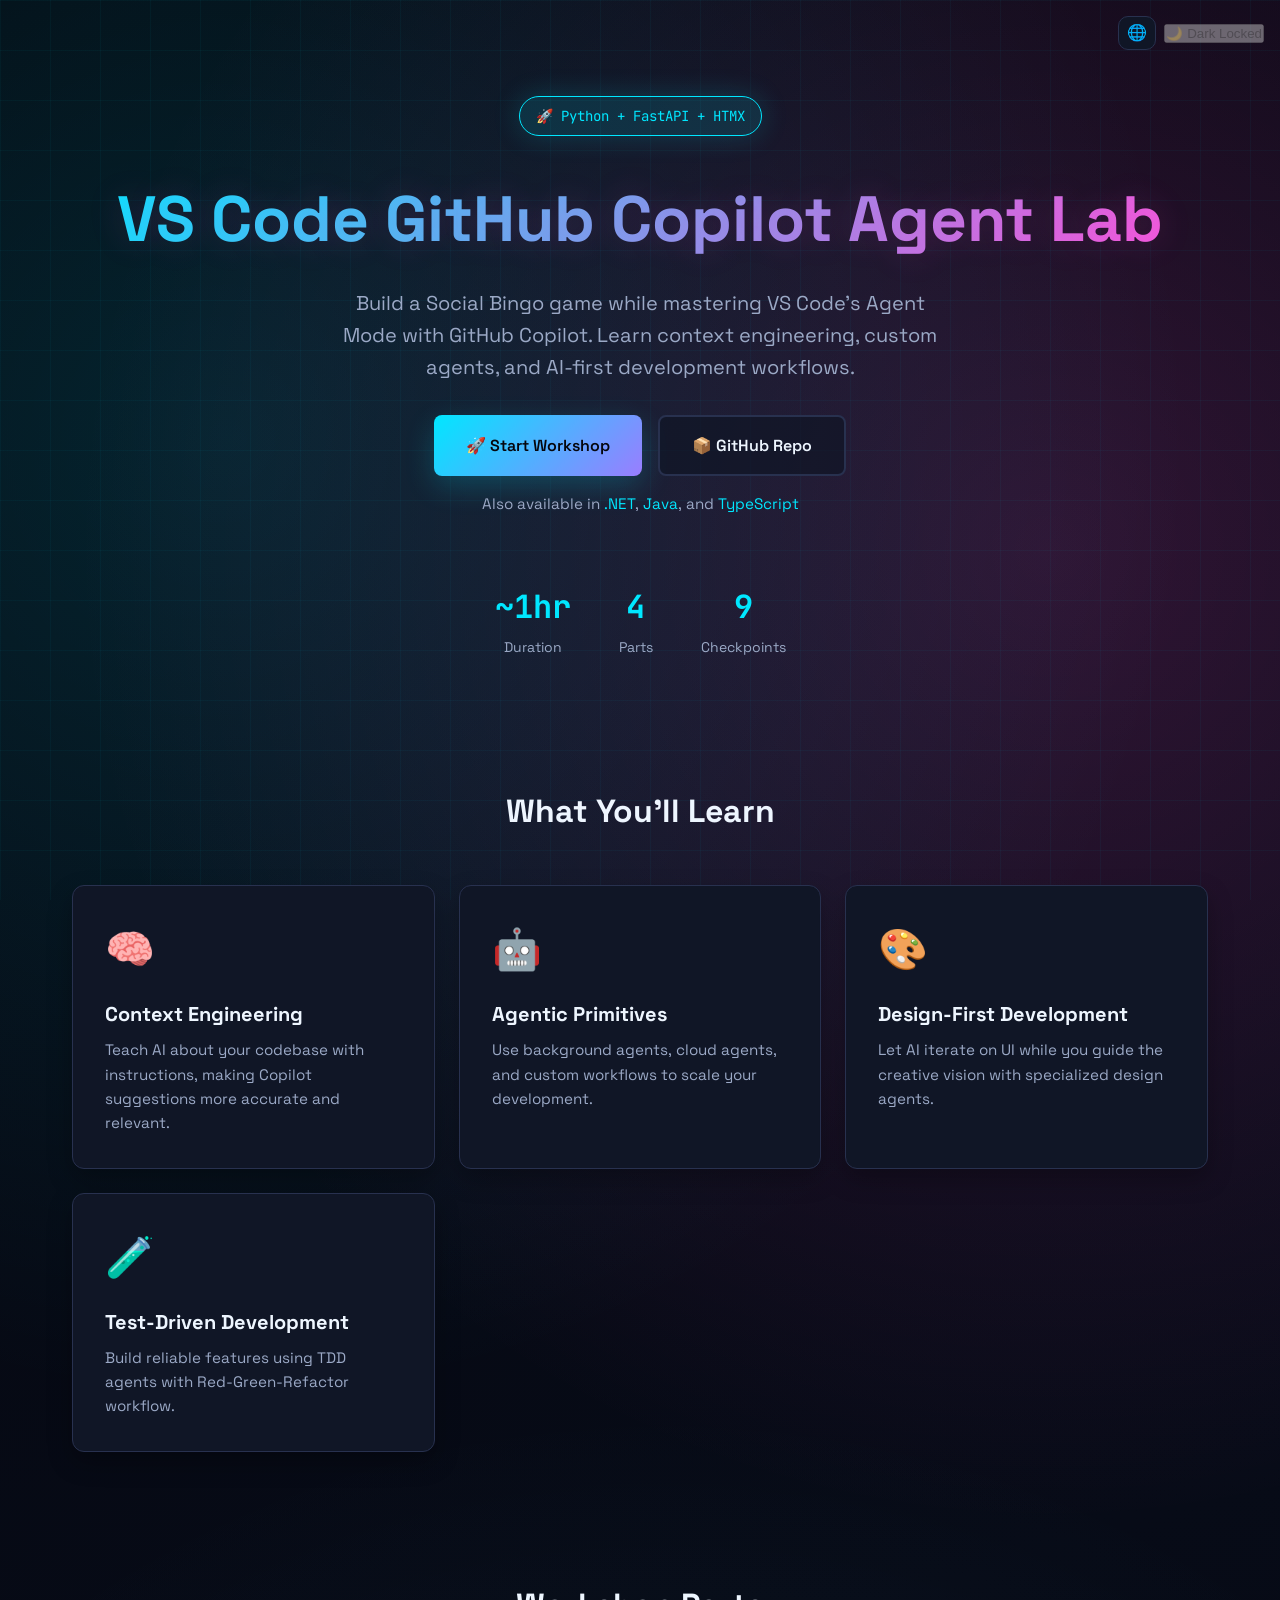
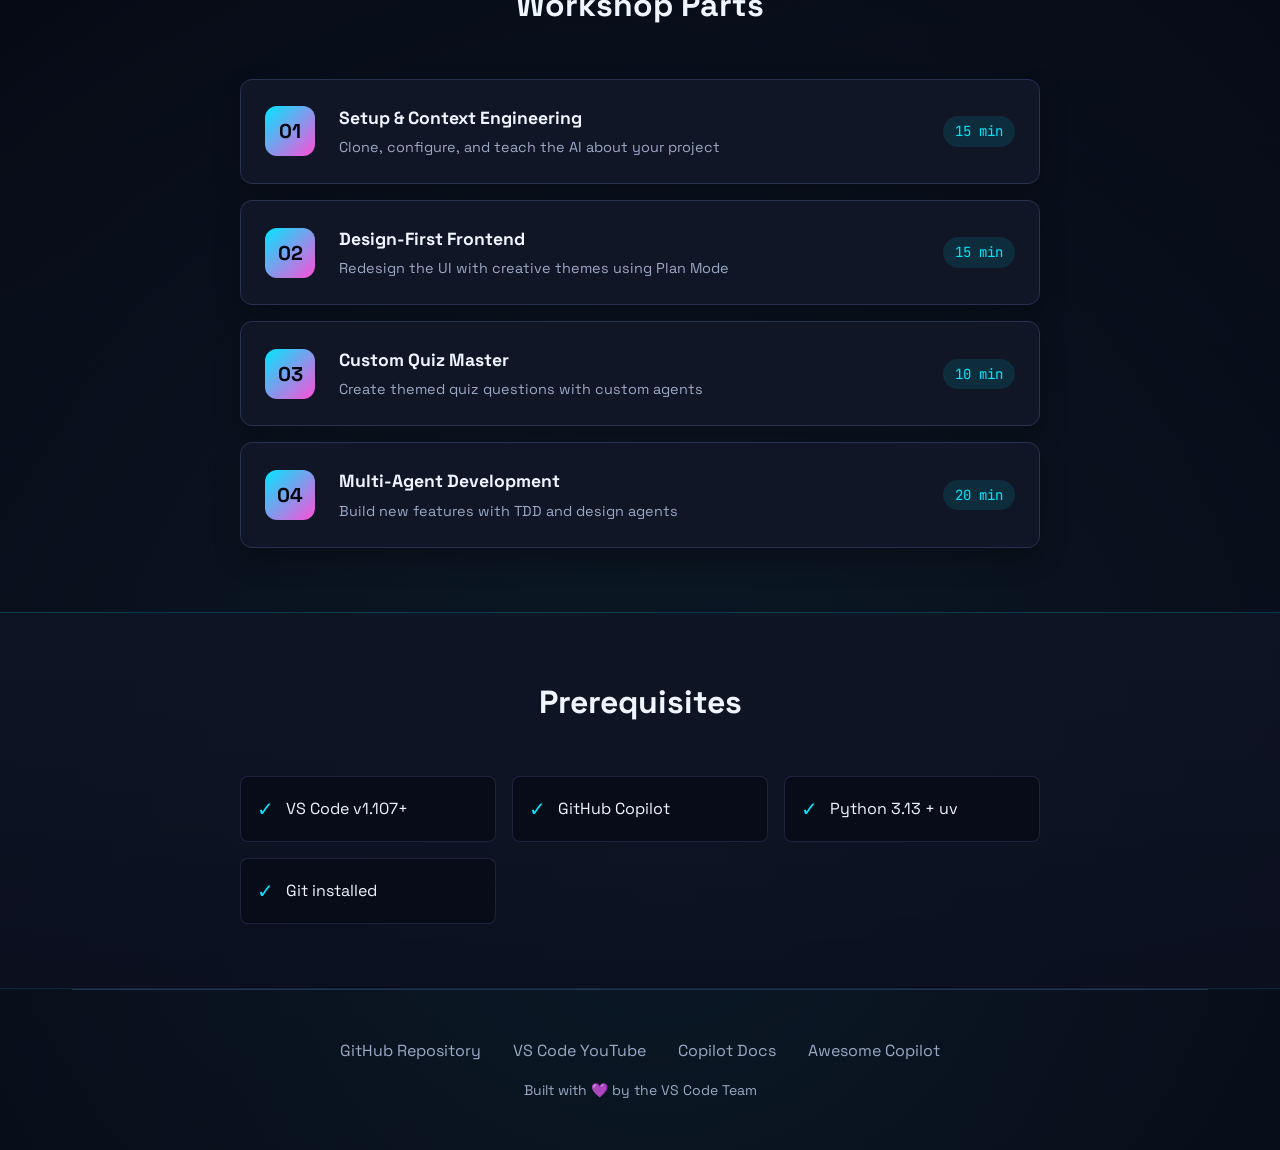
<file: docs/index.html>
<!DOCTYPE html>
<html lang="en">
<head>
    <!-- Google tag (gtag.js) -->
    <script async src="https://www.googletagmanager.com/gtag/js?id=G-LSC44NDPLQ"></script>
    <script>
      window.dataLayer = window.dataLayer || [];
      function gtag(){dataLayer.push(arguments);}
      gtag('js', new Date());
      gtag('config', 'G-LSC44NDPLQ');
    </script>
    <meta charset="UTF-8">
    <meta name="viewport" content="width=device-width, initial-scale=1.0">
    <title>VS Code GitHub Copilot Agent Lab | Python Edition</title>
    <link rel="preconnect" href="https://fonts.googleapis.com">
    <link rel="preconnect" href="https://fonts.gstatic.com" crossorigin>
    <link href="https://fonts.googleapis.com/css2?family=JetBrains+Mono:wght@400;700&family=Space+Grotesk:wght@400;500;700&display=swap" rel="stylesheet">
    <link rel="alternate" hreflang="en" href="https://copilot-dev-days.github.io/agent-lab-python/">
    <link rel="alternate" hreflang="pt-BR" href="https://copilot-dev-days.github.io/agent-lab-python/pt_BR/">
    <link rel="alternate" hreflang="es" href="https://copilot-dev-days.github.io/agent-lab-python/es/">
    <link rel="alternate" hreflang="x-default" href="https://copilot-dev-days.github.io/agent-lab-python/">
    <link rel="stylesheet" href="styles.css">
    <script src="theme-toggle.js"></script>
</head>
<body>
    <div style="position:fixed;top:1rem;right:1rem;z-index:1000;display:flex;gap:0.5rem;align-items:center;">
        <div class="locale-picker" id="localePicker">
            <button type="button" class="locale-toggle" aria-haspopup="listbox" aria-expanded="false" aria-label="Select language">🌐</button>
            <ul role="listbox" aria-label="Language">
                <li role="option" data-locale="en" aria-selected="true" class="active">🇬🇧 English</li>
                <li role="option" data-locale="es" aria-selected="false">🇪🇸 Español</li>
                <li role="option" data-locale="pt-BR" aria-selected="false">🇧🇷 Português (Brasil)</li>
            </ul>
        </div>
        <button class="theme-toggle" onclick="toggleTheme()">🌙 Dark Locked</button>
    </div>
    <div class="container">
        <!-- Hero -->
        <section class="hero">
            <span class="hero-badge">🚀 Python + FastAPI + HTMX</span>
            <h1>VS Code GitHub Copilot Agent Lab</h1>
            <p class="hero-subtitle">
                Build a Social Bingo game while mastering VS Code's Agent Mode with GitHub Copilot. 
                Learn context engineering, custom agents, and AI-first development workflows.
            </p>
            <div class="hero-cta">
                <a href="step.html?step=00-overview" class="btn btn-primary">
                    🚀 Start Workshop
                </a>
                <a href="https://github.com/copilot-dev-days/agent-lab-python" class="btn btn-secondary">
                    📦 GitHub Repo
                </a>
            </div>
            <p class="hero-also">Also available in <a href="https://copilot-dev-days.github.io/agent-lab-dotnet/">.NET</a>, <a href="https://copilot-dev-days.github.io/agent-lab-java/">Java</a>, and <a href="https://copilot-dev-days.github.io/agent-lab-typescript/">TypeScript</a></p>
            <div class="stats">
                <div class="stat">
                    <div class="stat-value">~1hr</div>
                    <div class="stat-label">Duration</div>
                </div>
                <div class="stat">
                    <div class="stat-value">4</div>
                    <div class="stat-label">Parts</div>
                </div>
                <div class="stat">
                    <div class="stat-value">9</div>
                    <div class="stat-label">Checkpoints</div>
                </div>
            </div>
        </section>

        <!-- Features -->
        <section class="features">
            <h2 class="section-title">What You'll Learn</h2>
            <div class="features-grid">
                <div class="feature-card">
                    <div class="feature-icon">🧠</div>
                    <h3>Context Engineering</h3>
                    <p>Teach AI about your codebase with instructions, making Copilot suggestions more accurate and relevant.</p>
                </div>
                <div class="feature-card">
                    <div class="feature-icon">🤖</div>
                    <h3>Agentic Primitives</h3>
                    <p>Use background agents, cloud agents, and custom workflows to scale your development.</p>
                </div>
                <div class="feature-card">
                    <div class="feature-icon">🎨</div>
                    <h3>Design-First Development</h3>
                    <p>Let AI iterate on UI while you guide the creative vision with specialized design agents.</p>
                </div>
                <div class="feature-card">
                    <div class="feature-icon">🧪</div>
                    <h3>Test-Driven Development</h3>
                    <p>Build reliable features using TDD agents with Red-Green-Refactor workflow.</p>
                </div>
            </div>
        </section>

        <!-- Workshop Parts -->
        <section class="workshop">
            <h2 class="section-title">Workshop Parts</h2>
            <div class="parts-list">
                <a href="step.html?step=01-setup" class="part-card">
                    <div class="part-number">01</div>
                    <div class="part-content">
                        <h3>Setup & Context Engineering</h3>
                        <p>Clone, configure, and teach the AI about your project</p>
                    </div>
                    <span class="part-time">15 min</span>
                </a>
                <a href="step.html?step=02-design" class="part-card">
                    <div class="part-number">02</div>
                    <div class="part-content">
                        <h3>Design-First Frontend</h3>
                        <p>Redesign the UI with creative themes using Plan Mode</p>
                    </div>
                    <span class="part-time">15 min</span>
                </a>
                <a href="step.html?step=03-quiz-master" class="part-card">
                    <div class="part-number">03</div>
                    <div class="part-content">
                        <h3>Custom Quiz Master</h3>
                        <p>Create themed quiz questions with custom agents</p>
                    </div>
                    <span class="part-time">10 min</span>
                </a>
                <a href="step.html?step=04-multi-agent" class="part-card">
                    <div class="part-number">04</div>
                    <div class="part-content">
                        <h3>Multi-Agent Development</h3>
                        <p>Build new features with TDD and design agents</p>
                    </div>
                    <span class="part-time">20 min</span>
                </a>
            </div>
        </section>
    </div>

    <!-- Prerequisites -->
    <section class="prereqs">
        <div class="container">
            <h2 class="section-title">Prerequisites</h2>
            <div class="prereqs-grid">
                <div class="prereq-item">
                    <span class="prereq-check">✓</span>
                    <span>VS Code v1.107+</span>
                </div>
                <div class="prereq-item">
                    <span class="prereq-check">✓</span>
                    <span>GitHub Copilot</span>
                </div>
                <div class="prereq-item">
                    <span class="prereq-check">✓</span>
                    <span>Python 3.13 + uv</span>
                </div>
                <div class="prereq-item">
                    <span class="prereq-check">✓</span>
                    <span>Git installed</span>
                </div>
            </div>
        </div>
    </section>

    <div class="container">
        <!-- Footer -->
        <footer>
            <div class="footer-links">
                <a href="https://github.com/copilot-dev-days/agent-lab-python">GitHub Repository</a>
                <a href="https://www.youtube.com/code">VS Code YouTube</a>
                <a href="https://code.visualstudio.com/docs/copilot/overview">Copilot Docs</a>
                <a href="https://github.com/github/awesome-copilot">Awesome Copilot</a>
            </div>
            <p class="footer-credit">
                Built with 💜 by the VS Code Team
            </p>
        </footer>
    </div>

    <script>
    (function(){
      var match=location.pathname.match(/\/(pt_BR|es)\//);
      var locale=match?match[1]:'en';
      var picker=document.getElementById('localePicker');
      if(!picker)return;
      var btn=picker.querySelector('.locale-toggle'),list=picker.querySelector('ul');
      list.querySelectorAll('li').forEach(function(li){
        var l=li.dataset.locale==='pt-BR'?'pt_BR':li.dataset.locale;
        if(l===locale){li.classList.add('active');li.setAttribute('aria-selected','true');}
        else{li.classList.remove('active');li.setAttribute('aria-selected','false');}
      });
      function open(){list.style.display='block';btn.setAttribute('aria-expanded','true');}
      function close(){list.style.display='none';btn.setAttribute('aria-expanded','false');}
      btn.addEventListener('click',function(e){e.stopPropagation();list.style.display==='block'?close():open();});
      document.addEventListener('click',close);
      document.addEventListener('keydown',function(e){if(e.key==='Escape')close();});
      list.querySelectorAll('li').forEach(function(li){
        li.addEventListener('click',function(e){
          e.stopPropagation();
          var t=li.dataset.locale==='pt-BR'?'pt_BR':li.dataset.locale;
          if(t===locale){close();return;}
          var p=location.pathname;
          if(locale!=='en')p=p.replace(new RegExp('/'+locale+'/'),'/');;
          if(t!=='en'){var base=p.replace(/\/index\.html$/,'/');if(!base.endsWith('/'))base+='/';p=base+t+'/';}
          localStorage.setItem('preferred-locale',t);
          window.location.href=p;
        });
      });
    })();
    </script>
</body>
</html>
</file>
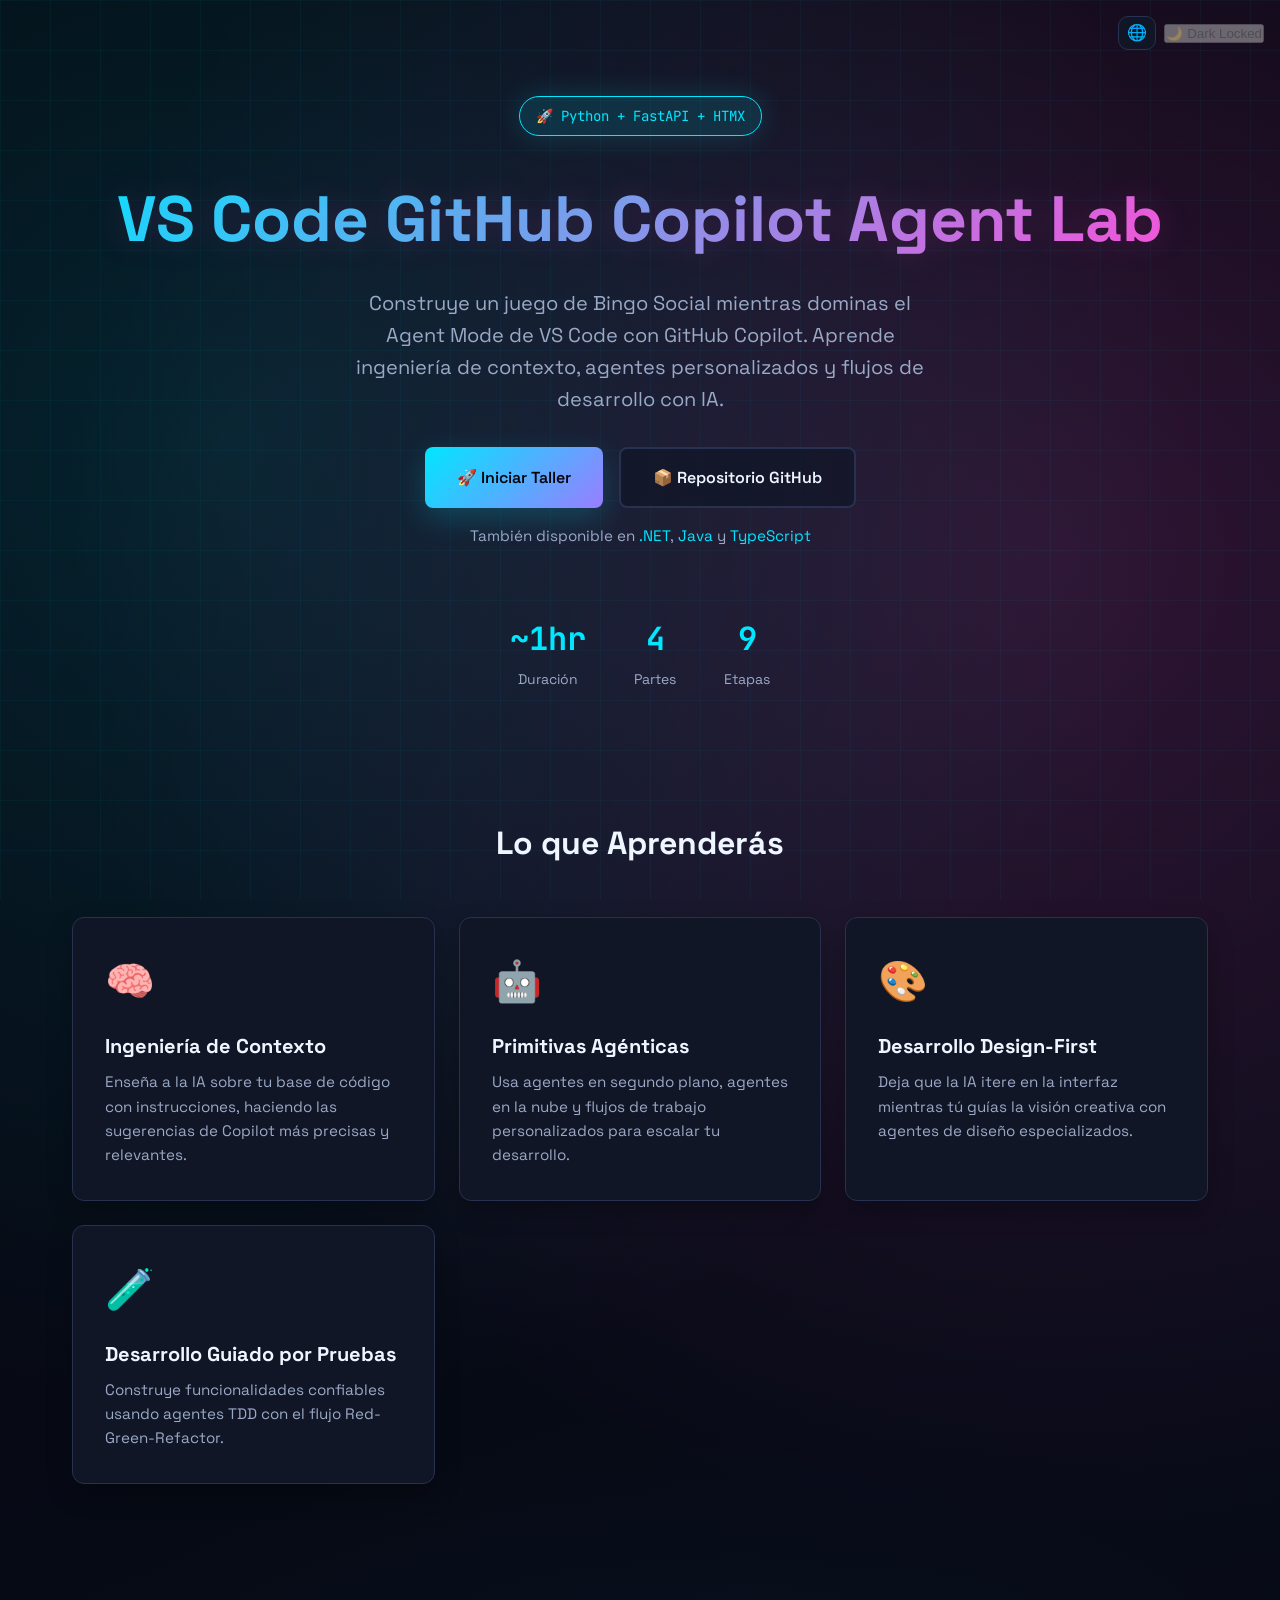
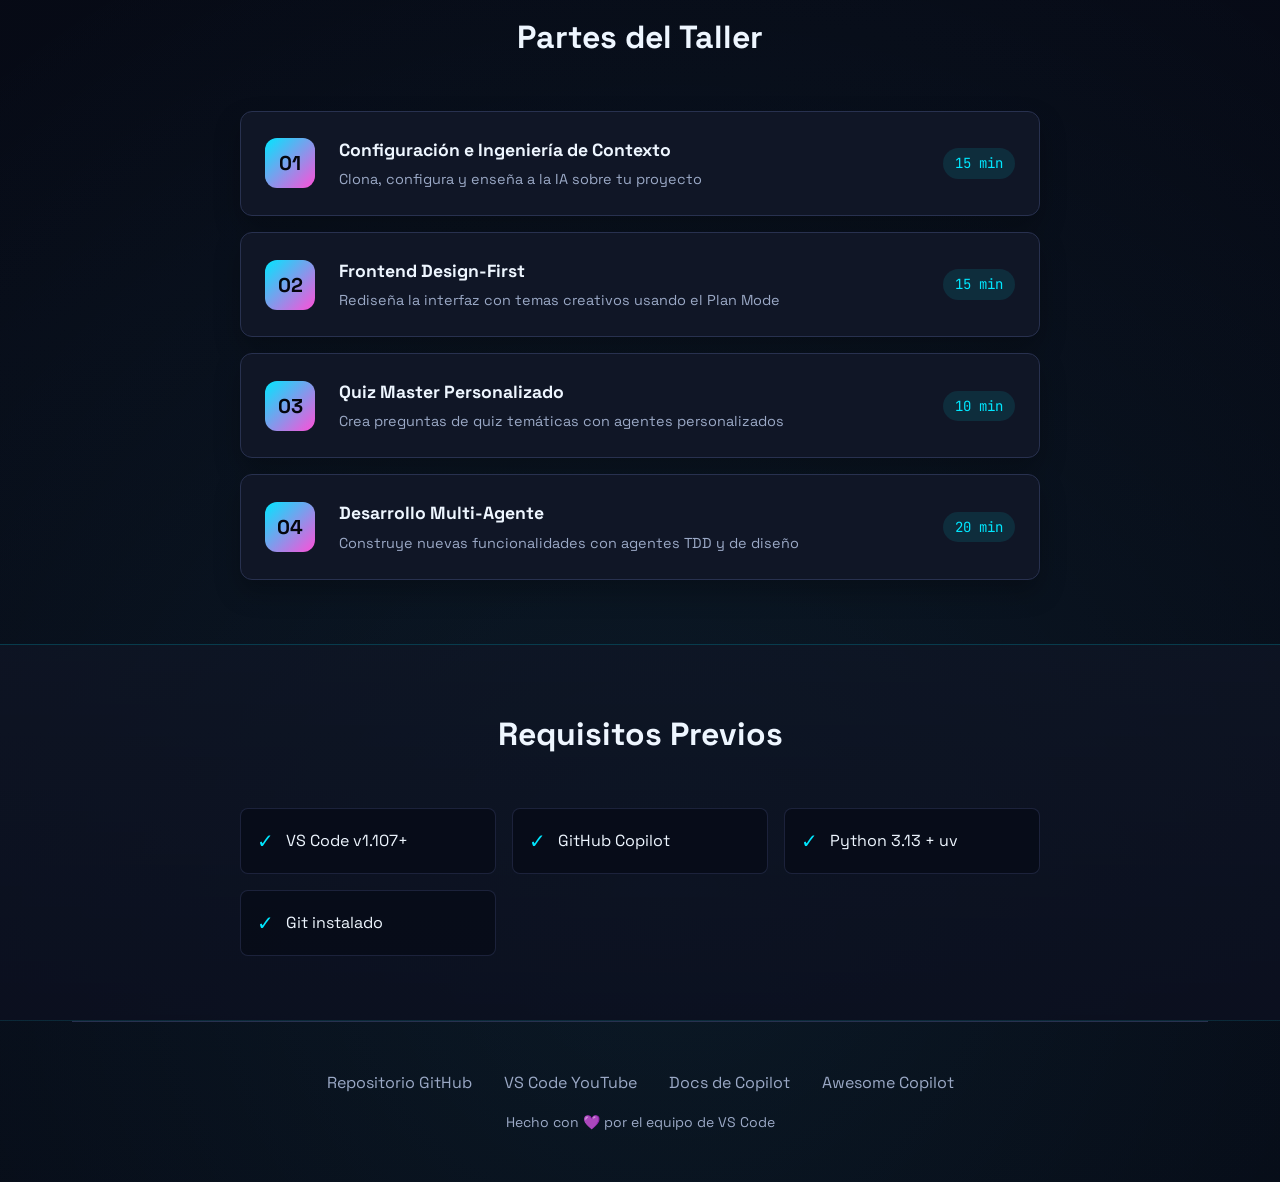
<file: docs/es/index.html>
<!DOCTYPE html>
<html lang="es">
<head>
    <!-- Google tag (gtag.js) -->
    <script async src="https://www.googletagmanager.com/gtag/js?id=G-LSC44NDPLQ"></script>
    <script>
      window.dataLayer = window.dataLayer || [];
      function gtag(){dataLayer.push(arguments);}
      gtag('js', new Date());
      gtag('config', 'G-LSC44NDPLQ');
    </script>
    <meta charset="UTF-8">
    <meta name="viewport" content="width=device-width, initial-scale=1.0">
    <title>VS Code GitHub Copilot Agent Lab | Edición Python</title>
    <link rel="preconnect" href="https://fonts.googleapis.com">
    <link rel="preconnect" href="https://fonts.gstatic.com" crossorigin>
    <link href="https://fonts.googleapis.com/css2?family=JetBrains+Mono:wght@400;700&family=Space+Grotesk:wght@400;500;700&display=swap" rel="stylesheet">
    <link rel="alternate" hreflang="en" href="https://copilot-dev-days.github.io/agent-lab-python/">
    <link rel="alternate" hreflang="pt-BR" href="https://copilot-dev-days.github.io/agent-lab-python/pt_BR/">
    <link rel="alternate" hreflang="es" href="https://copilot-dev-days.github.io/agent-lab-python/es/">
    <link rel="alternate" hreflang="x-default" href="https://copilot-dev-days.github.io/agent-lab-python/">
    <link rel="stylesheet" href="../styles.css">
    <script src="../theme-toggle.js"></script>
</head>
<body>
    <div style="position:fixed;top:1rem;right:1rem;z-index:1000;display:flex;gap:0.5rem;align-items:center;">
        <div class="locale-picker" id="localePicker">
            <button type="button" class="locale-toggle" aria-haspopup="listbox" aria-expanded="false" aria-label="Seleccionar idioma">🌐</button>
            <ul role="listbox" aria-label="Idioma">
                <li role="option" data-locale="en" aria-selected="false">🇬🇧 English</li>
                <li role="option" data-locale="es" aria-selected="true" class="active">🇪🇸 Español</li>
                <li role="option" data-locale="pt-BR" aria-selected="false">🇧🇷 Português (Brasil)</li>
            </ul>
        </div>
        <button class="theme-toggle" onclick="toggleTheme()">🌙 Oscuro Fijo</button>
    </div>
    <div class="container">
        <!-- Hero -->
        <section class="hero">
            <span class="hero-badge">🚀 Python + FastAPI + HTMX</span>
            <h1>VS Code GitHub Copilot Agent Lab</h1>
            <p class="hero-subtitle">
                Construye un juego de Bingo Social mientras dominas el Agent Mode de VS Code con GitHub Copilot.
                Aprende ingeniería de contexto, agentes personalizados y flujos de desarrollo con IA.
            </p>
            <div class="hero-cta">
                <a href="step.html?step=00-overview" class="btn btn-primary">
                    🚀 Iniciar Taller
                </a>
                <a href="https://github.com/copilot-dev-days/agent-lab-python" class="btn btn-secondary">
                    📦 Repositorio GitHub
                </a>
            </div>
            <p class="hero-also">También disponible en <a href="https://copilot-dev-days.github.io/agent-lab-dotnet/">.NET</a>, <a href="https://copilot-dev-days.github.io/agent-lab-java/">Java</a> y <a href="https://copilot-dev-days.github.io/agent-lab-typescript/">TypeScript</a></p>
            <div class="stats">
                <div class="stat">
                    <div class="stat-value">~1hr</div>
                    <div class="stat-label">Duración</div>
                </div>
                <div class="stat">
                    <div class="stat-value">4</div>
                    <div class="stat-label">Partes</div>
                </div>
                <div class="stat">
                    <div class="stat-value">9</div>
                    <div class="stat-label">Etapas</div>
                </div>
            </div>
        </section>

        <!-- Features -->
        <section class="features">
            <h2 class="section-title">Lo que Aprenderás</h2>
            <div class="features-grid">
                <div class="feature-card">
                    <div class="feature-icon">🧠</div>
                    <h3>Ingeniería de Contexto</h3>
                    <p>Enseña a la IA sobre tu base de código con instrucciones, haciendo las sugerencias de Copilot más precisas y relevantes.</p>
                </div>
                <div class="feature-card">
                    <div class="feature-icon">🤖</div>
                    <h3>Primitivas Agénticas</h3>
                    <p>Usa agentes en segundo plano, agentes en la nube y flujos de trabajo personalizados para escalar tu desarrollo.</p>
                </div>
                <div class="feature-card">
                    <div class="feature-icon">🎨</div>
                    <h3>Desarrollo Design-First</h3>
                    <p>Deja que la IA itere en la interfaz mientras tú guías la visión creativa con agentes de diseño especializados.</p>
                </div>
                <div class="feature-card">
                    <div class="feature-icon">🧪</div>
                    <h3>Desarrollo Guiado por Pruebas</h3>
                    <p>Construye funcionalidades confiables usando agentes TDD con el flujo Red-Green-Refactor.</p>
                </div>
            </div>
        </section>

        <!-- Workshop Parts -->
        <section class="workshop">
            <h2 class="section-title">Partes del Taller</h2>
            <div class="parts-list">
                <a href="step.html?step=01-setup" class="part-card">
                    <div class="part-number">01</div>
                    <div class="part-content">
                        <h3>Configuración e Ingeniería de Contexto</h3>
                        <p>Clona, configura y enseña a la IA sobre tu proyecto</p>
                    </div>
                    <span class="part-time">15 min</span>
                </a>
                <a href="step.html?step=02-design" class="part-card">
                    <div class="part-number">02</div>
                    <div class="part-content">
                        <h3>Frontend Design-First</h3>
                        <p>Rediseña la interfaz con temas creativos usando el Plan Mode</p>
                    </div>
                    <span class="part-time">15 min</span>
                </a>
                <a href="step.html?step=03-quiz-master" class="part-card">
                    <div class="part-number">03</div>
                    <div class="part-content">
                        <h3>Quiz Master Personalizado</h3>
                        <p>Crea preguntas de quiz temáticas con agentes personalizados</p>
                    </div>
                    <span class="part-time">10 min</span>
                </a>
                <a href="step.html?step=04-multi-agent" class="part-card">
                    <div class="part-number">04</div>
                    <div class="part-content">
                        <h3>Desarrollo Multi-Agente</h3>
                        <p>Construye nuevas funcionalidades con agentes TDD y de diseño</p>
                    </div>
                    <span class="part-time">20 min</span>
                </a>
            </div>
        </section>
    </div>

    <!-- Prerequisites -->
    <section class="prereqs">
        <div class="container">
            <h2 class="section-title">Requisitos Previos</h2>
            <div class="prereqs-grid">
                <div class="prereq-item">
                    <span class="prereq-check">✓</span>
                    <span>VS Code v1.107+</span>
                </div>
                <div class="prereq-item">
                    <span class="prereq-check">✓</span>
                    <span>GitHub Copilot</span>
                </div>
                <div class="prereq-item">
                    <span class="prereq-check">✓</span>
                    <span>Python 3.13 + uv</span>
                </div>
                <div class="prereq-item">
                    <span class="prereq-check">✓</span>
                    <span>Git instalado</span>
                </div>
            </div>
        </div>
    </section>

    <div class="container">
        <!-- Footer -->
        <footer>
            <div class="footer-links">
                <a href="https://github.com/copilot-dev-days/agent-lab-python">Repositorio GitHub</a>
                <a href="https://www.youtube.com/code">VS Code YouTube</a>
                <a href="https://code.visualstudio.com/docs/copilot/overview">Docs de Copilot</a>
                <a href="https://github.com/github/awesome-copilot">Awesome Copilot</a>
            </div>
            <p class="footer-credit">
                Hecho con 💜 por el equipo de VS Code
            </p>
        </footer>
    </div>

    <script>
    (function(){
      var match=location.pathname.match(/\/(pt_BR|es)\//);
      var locale=match?match[1]:'en';
      var picker=document.getElementById('localePicker');
      if(!picker)return;
      var btn=picker.querySelector('.locale-toggle'),list=picker.querySelector('ul');
      list.querySelectorAll('li').forEach(function(li){
        var l=li.dataset.locale==='pt-BR'?'pt_BR':li.dataset.locale;
        if(l===locale){li.classList.add('active');li.setAttribute('aria-selected','true');}
        else{li.classList.remove('active');li.setAttribute('aria-selected','false');}
      });
      function open(){list.style.display='block';btn.setAttribute('aria-expanded','true');}
      function close(){list.style.display='none';btn.setAttribute('aria-expanded','false');}
      btn.addEventListener('click',function(e){e.stopPropagation();list.style.display==='block'?close():open();});
      document.addEventListener('click',close);
      document.addEventListener('keydown',function(e){if(e.key==='Escape')close();});
      list.querySelectorAll('li').forEach(function(li){
        li.addEventListener('click',function(e){
          e.stopPropagation();
          var t=li.dataset.locale==='pt-BR'?'pt_BR':li.dataset.locale;
          if(t===locale){close();return;}
          var p=location.pathname;
          if(locale!=='en')p=p.replace(new RegExp('/'+locale+'/'),'/');;
          if(t!=='en'){var base=p.replace(/\/index\.html$/,'/');if(!base.endsWith('/'))base+='/';p=base+t+'/';}
          localStorage.setItem('preferred-locale',t);
          window.location.href=p;
        });
      });
    })();
    </script>
</body>
</html>
</file>
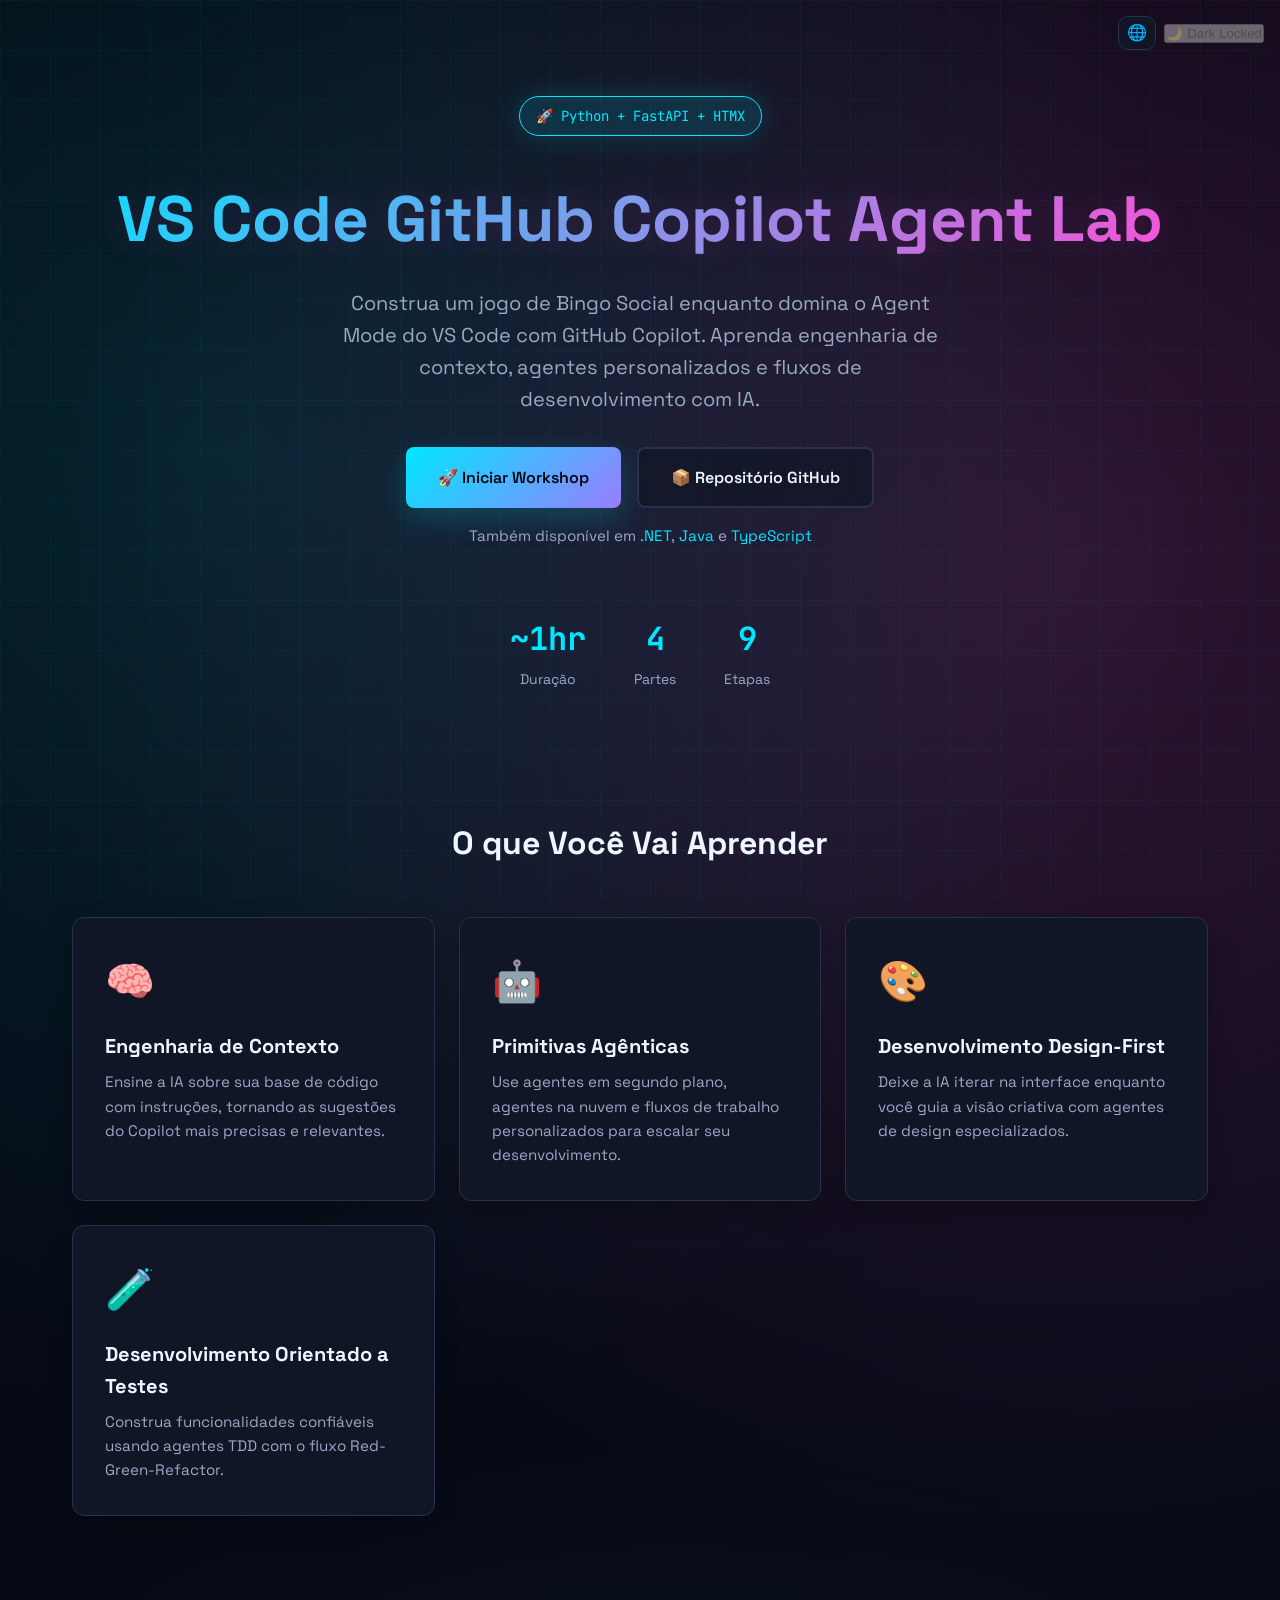
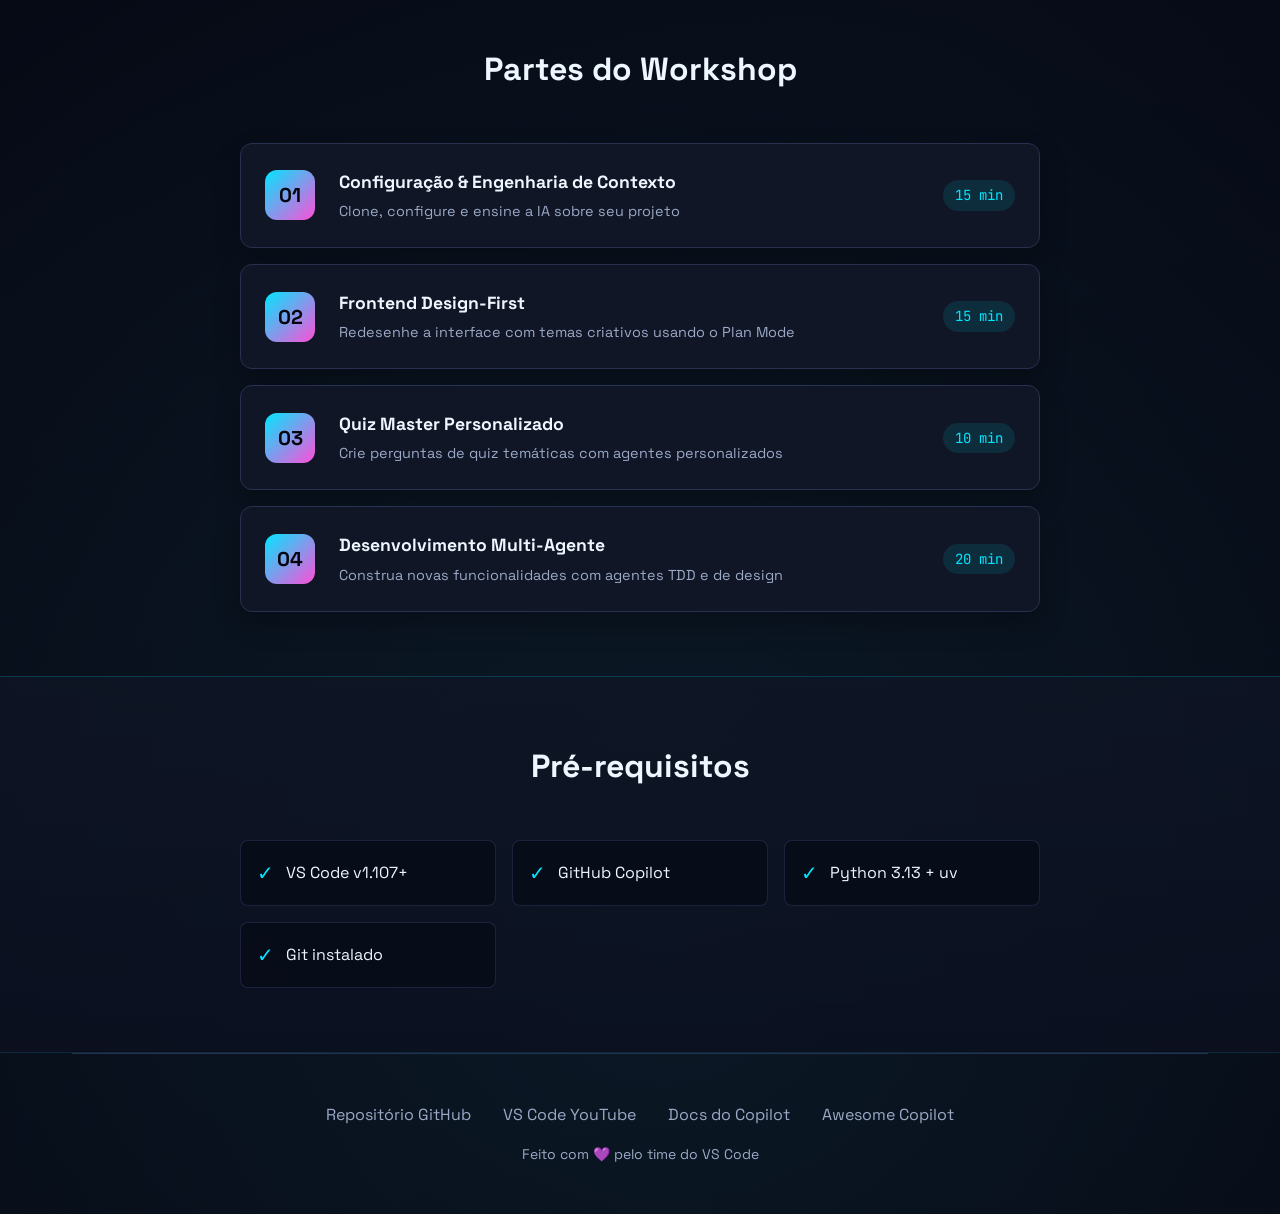
<file: docs/pt_BR/index.html>
<!DOCTYPE html>
<html lang="pt-BR">
<head>
    <!-- Google tag (gtag.js) -->
    <script async src="https://www.googletagmanager.com/gtag/js?id=G-LSC44NDPLQ"></script>
    <script>
      window.dataLayer = window.dataLayer || [];
      function gtag(){dataLayer.push(arguments);}
      gtag('js', new Date());
      gtag('config', 'G-LSC44NDPLQ');
    </script>
    <meta charset="UTF-8">
    <meta name="viewport" content="width=device-width, initial-scale=1.0">
    <title>VS Code GitHub Copilot Agent Lab | Edição Python</title>
    <link rel="preconnect" href="https://fonts.googleapis.com">
    <link rel="preconnect" href="https://fonts.gstatic.com" crossorigin>
    <link href="https://fonts.googleapis.com/css2?family=JetBrains+Mono:wght@400;700&family=Space+Grotesk:wght@400;500;700&display=swap" rel="stylesheet">
    <link rel="alternate" hreflang="en" href="https://copilot-dev-days.github.io/agent-lab-python/">
    <link rel="alternate" hreflang="pt-BR" href="https://copilot-dev-days.github.io/agent-lab-python/pt_BR/">
    <link rel="alternate" hreflang="es" href="https://copilot-dev-days.github.io/agent-lab-python/es/">
    <link rel="alternate" hreflang="x-default" href="https://copilot-dev-days.github.io/agent-lab-python/">
    <link rel="stylesheet" href="../styles.css">
    <script src="../theme-toggle.js"></script>
</head>
<body>
    <div style="position:fixed;top:1rem;right:1rem;z-index:1000;display:flex;gap:0.5rem;align-items:center;">
        <div class="locale-picker" id="localePicker">
            <button type="button" class="locale-toggle" aria-haspopup="listbox" aria-expanded="false" aria-label="Selecionar idioma">🌐</button>
            <ul role="listbox" aria-label="Idioma">
                <li role="option" data-locale="en" aria-selected="false">🇬🇧 English</li>
                <li role="option" data-locale="es" aria-selected="false">🇪🇸 Español</li>
                <li role="option" data-locale="pt-BR" aria-selected="true" class="active">🇧🇷 Português (Brasil)</li>
            </ul>
        </div>
        <button class="theme-toggle" onclick="toggleTheme()">🌙 Escuro Fixo</button>
    </div>
    <div class="container">
        <!-- Hero -->
        <section class="hero">
            <span class="hero-badge">🚀 Python + FastAPI + HTMX</span>
            <h1>VS Code GitHub Copilot Agent Lab</h1>
            <p class="hero-subtitle">
                Construa um jogo de Bingo Social enquanto domina o Agent Mode do VS Code com GitHub Copilot.
                Aprenda engenharia de contexto, agentes personalizados e fluxos de desenvolvimento com IA.
            </p>
            <div class="hero-cta">
                <a href="step.html?step=00-overview" class="btn btn-primary">
                    🚀 Iniciar Workshop
                </a>
                <a href="https://github.com/copilot-dev-days/agent-lab-python" class="btn btn-secondary">
                    📦 Repositório GitHub
                </a>
            </div>
            <p class="hero-also">Também disponível em <a href="https://copilot-dev-days.github.io/agent-lab-dotnet/">.NET</a>, <a href="https://copilot-dev-days.github.io/agent-lab-java/">Java</a> e <a href="https://copilot-dev-days.github.io/agent-lab-typescript/">TypeScript</a></p>
            <div class="stats">
                <div class="stat">
                    <div class="stat-value">~1hr</div>
                    <div class="stat-label">Duração</div>
                </div>
                <div class="stat">
                    <div class="stat-value">4</div>
                    <div class="stat-label">Partes</div>
                </div>
                <div class="stat">
                    <div class="stat-value">9</div>
                    <div class="stat-label">Etapas</div>
                </div>
            </div>
        </section>

        <!-- Features -->
        <section class="features">
            <h2 class="section-title">O que Você Vai Aprender</h2>
            <div class="features-grid">
                <div class="feature-card">
                    <div class="feature-icon">🧠</div>
                    <h3>Engenharia de Contexto</h3>
                    <p>Ensine a IA sobre sua base de código com instruções, tornando as sugestões do Copilot mais precisas e relevantes.</p>
                </div>
                <div class="feature-card">
                    <div class="feature-icon">🤖</div>
                    <h3>Primitivas Agênticas</h3>
                    <p>Use agentes em segundo plano, agentes na nuvem e fluxos de trabalho personalizados para escalar seu desenvolvimento.</p>
                </div>
                <div class="feature-card">
                    <div class="feature-icon">🎨</div>
                    <h3>Desenvolvimento Design-First</h3>
                    <p>Deixe a IA iterar na interface enquanto você guia a visão criativa com agentes de design especializados.</p>
                </div>
                <div class="feature-card">
                    <div class="feature-icon">🧪</div>
                    <h3>Desenvolvimento Orientado a Testes</h3>
                    <p>Construa funcionalidades confiáveis usando agentes TDD com o fluxo Red-Green-Refactor.</p>
                </div>
            </div>
        </section>

        <!-- Workshop Parts -->
        <section class="workshop">
            <h2 class="section-title">Partes do Workshop</h2>
            <div class="parts-list">
                <a href="step.html?step=01-setup" class="part-card">
                    <div class="part-number">01</div>
                    <div class="part-content">
                        <h3>Configuração & Engenharia de Contexto</h3>
                        <p>Clone, configure e ensine a IA sobre seu projeto</p>
                    </div>
                    <span class="part-time">15 min</span>
                </a>
                <a href="step.html?step=02-design" class="part-card">
                    <div class="part-number">02</div>
                    <div class="part-content">
                        <h3>Frontend Design-First</h3>
                        <p>Redesenhe a interface com temas criativos usando o Plan Mode</p>
                    </div>
                    <span class="part-time">15 min</span>
                </a>
                <a href="step.html?step=03-quiz-master" class="part-card">
                    <div class="part-number">03</div>
                    <div class="part-content">
                        <h3>Quiz Master Personalizado</h3>
                        <p>Crie perguntas de quiz temáticas com agentes personalizados</p>
                    </div>
                    <span class="part-time">10 min</span>
                </a>
                <a href="step.html?step=04-multi-agent" class="part-card">
                    <div class="part-number">04</div>
                    <div class="part-content">
                        <h3>Desenvolvimento Multi-Agente</h3>
                        <p>Construa novas funcionalidades com agentes TDD e de design</p>
                    </div>
                    <span class="part-time">20 min</span>
                </a>
            </div>
        </section>
    </div>

    <!-- Prerequisites -->
    <section class="prereqs">
        <div class="container">
            <h2 class="section-title">Pré-requisitos</h2>
            <div class="prereqs-grid">
                <div class="prereq-item">
                    <span class="prereq-check">✓</span>
                    <span>VS Code v1.107+</span>
                </div>
                <div class="prereq-item">
                    <span class="prereq-check">✓</span>
                    <span>GitHub Copilot</span>
                </div>
                <div class="prereq-item">
                    <span class="prereq-check">✓</span>
                    <span>Python 3.13 + uv</span>
                </div>
                <div class="prereq-item">
                    <span class="prereq-check">✓</span>
                    <span>Git instalado</span>
                </div>
            </div>
        </div>
    </section>

    <div class="container">
        <!-- Footer -->
        <footer>
            <div class="footer-links">
                <a href="https://github.com/copilot-dev-days/agent-lab-python">Repositório GitHub</a>
                <a href="https://www.youtube.com/code">VS Code YouTube</a>
                <a href="https://code.visualstudio.com/docs/copilot/overview">Docs do Copilot</a>
                <a href="https://github.com/github/awesome-copilot">Awesome Copilot</a>
            </div>
            <p class="footer-credit">
                Feito com 💜 pelo time do VS Code
            </p>
        </footer>
    </div>

    <script>
    (function(){
      var match=location.pathname.match(/\/(pt_BR|es)\//);
      var locale=match?match[1]:'en';
      var picker=document.getElementById('localePicker');
      if(!picker)return;
      var btn=picker.querySelector('.locale-toggle'),list=picker.querySelector('ul');
      list.querySelectorAll('li').forEach(function(li){
        var l=li.dataset.locale==='pt-BR'?'pt_BR':li.dataset.locale;
        if(l===locale){li.classList.add('active');li.setAttribute('aria-selected','true');}
        else{li.classList.remove('active');li.setAttribute('aria-selected','false');}
      });
      function open(){list.style.display='block';btn.setAttribute('aria-expanded','true');}
      function close(){list.style.display='none';btn.setAttribute('aria-expanded','false');}
      btn.addEventListener('click',function(e){e.stopPropagation();list.style.display==='block'?close():open();});
      document.addEventListener('click',close);
      document.addEventListener('keydown',function(e){if(e.key==='Escape')close();});
      list.querySelectorAll('li').forEach(function(li){
        li.addEventListener('click',function(e){
          e.stopPropagation();
          var t=li.dataset.locale==='pt-BR'?'pt_BR':li.dataset.locale;
          if(t===locale){close();return;}
          var p=location.pathname;
          if(locale!=='en')p=p.replace(new RegExp('/'+locale+'/'),'/');;
          if(t!=='en'){var base=p.replace(/\/index\.html$/,'/');if(!base.endsWith('/'))base+='/';p=base+t+'/';}
          localStorage.setItem('preferred-locale',t);
          window.location.href=p;
        });
      });
    })();
    </script>
</body>
</html>
</file>
<file: docs/styles.css>
:root {
    --bg-dark: #05060d;
    --bg-card: #101626;
    --bg-card-soft: #0c1020;
    --neon-cyan: #00e7ff;
    --neon-magenta: #ff4fd8;
    --neon-purple: #9a7dff;
    --text-primary: #eef6ff;
    --text-secondary: #9ba9c6;
    --border-color: #28314f;
}

* {
    margin: 0;
    padding: 0;
    box-sizing: border-box;
}

body {
    font-family: 'Space Grotesk', sans-serif;
    background:
        radial-gradient(circle at 18% 16%, rgba(0, 231, 255, 0.13) 0%, transparent 38%),
        radial-gradient(circle at 82% 20%, rgba(255, 79, 216, 0.17) 0%, transparent 40%),
        radial-gradient(circle at 52% 90%, rgba(75, 224, 255, 0.08) 0%, transparent 42%),
        linear-gradient(160deg, #04060e 0%, #070b17 60%, #050712 100%);
    color: var(--text-primary);
    line-height: 1.6;
    min-height: 100vh;
}

/* Animated grid background */
body::before {
    content: '';
    position: fixed;
    top: 0;
    left: 0;
    width: 100%;
    height: 100%;
    background:
        linear-gradient(90deg, rgba(0, 231, 255, 0.04) 1px, transparent 1px),
        linear-gradient(rgba(0, 231, 255, 0.04) 1px, transparent 1px);
    background-size: 50px 50px;
    pointer-events: none;
    z-index: -1;
    animation: drift 24s linear infinite;
}

@keyframes drift {
    from {
        transform: translateY(0);
    }
    to {
        transform: translateY(50px);
    }
}

.container {
    max-width: 1200px;
    margin: 0 auto;
    padding: 0 2rem;
}

/* Hero Section */
.hero {
    padding: 6rem 0 4rem;
    text-align: center;
    position: relative;
}

.hero-badge {
    display: inline-block;
    padding: 0.5rem 1rem;
    background: rgba(0, 231, 255, 0.12);
    border: 1px solid var(--neon-cyan);
    border-radius: 50px;
    font-size: 0.875rem;
    color: var(--neon-cyan);
    margin-bottom: 2rem;
    font-family: 'JetBrains Mono', monospace;
    box-shadow: 0 0 28px rgba(0, 231, 255, 0.18);
}

.hero h1 {
    font-size: clamp(2.5rem, 6vw, 4rem);
    font-weight: 700;
    margin-bottom: 1rem;
    background: linear-gradient(135deg, var(--neon-cyan), var(--neon-magenta));
    -webkit-background-clip: text;
    -webkit-text-fill-color: transparent;
    background-clip: text;
    text-shadow: 0 0 35px rgba(255, 79, 216, 0.18);
}

.hero-subtitle {
    font-size: 1.25rem;
    color: var(--text-secondary);
    max-width: 600px;
    margin: 0 auto 2rem;
}

.hero-cta {
    display: flex;
    gap: 1rem;
    justify-content: center;
    flex-wrap: wrap;
}

.btn {
    display: inline-flex;
    align-items: center;
    gap: 0.5rem;
    padding: 1rem 2rem;
    border-radius: 8px;
    font-weight: 600;
    text-decoration: none;
    transition: all 0.3s ease;
    font-size: 1rem;
}

.btn-primary {
    background: linear-gradient(135deg, var(--neon-cyan), var(--neon-purple));
    color: var(--bg-dark);
    box-shadow: 0 10px 30px rgba(0, 231, 255, 0.2);
}

.btn-primary:hover {
    transform: translateY(-2px);
    box-shadow: 0 16px 45px rgba(0, 231, 255, 0.34);
}

.btn-secondary {
    background: rgba(16, 22, 38, 0.68);
    border: 2px solid var(--border-color);
    color: var(--text-primary);
}

.btn-secondary:hover {
    border-color: var(--neon-cyan);
    color: var(--neon-cyan);
    box-shadow: 0 0 24px rgba(0, 231, 255, 0.2);
}

/* Stats */
.stats {
    display: flex;
    justify-content: center;
    gap: 3rem;
    margin-top: 4rem;
    flex-wrap: wrap;
}

.stat {
    text-align: center;
}

.stat-value {
    font-size: 2rem;
    font-weight: 700;
    color: var(--neon-cyan);
    font-family: 'JetBrains Mono', monospace;
}

.stat-label {
    font-size: 0.875rem;
    color: var(--text-secondary);
    margin-top: 0.25rem;
}

/* Features Section */
.features {
    padding: 4rem 0;
}

.section-title {
    font-size: 2rem;
    text-align: center;
    margin-bottom: 3rem;
}

.features-grid {
    display: grid;
    grid-template-columns: repeat(auto-fit, minmax(280px, 1fr));
    gap: 1.5rem;
}

.feature-card {
    background: var(--bg-card);
    border: 1px solid var(--border-color);
    border-radius: 12px;
    padding: 2rem;
    transition: all 0.3s ease;
    box-shadow: 0 10px 24px rgba(0, 0, 0, 0.28);
}

.feature-card:hover {
    border-color: var(--neon-cyan);
    transform: translateY(-4px);
    box-shadow: 0 16px 36px rgba(0, 231, 255, 0.18);
}

.feature-icon {
    font-size: 2.5rem;
    margin-bottom: 1rem;
}

.feature-card h3 {
    font-size: 1.25rem;
    margin-bottom: 0.5rem;
}

.feature-card p {
    color: var(--text-secondary);
    font-size: 0.95rem;
}

/* Workshop Parts */
.workshop {
    padding: 4rem 0;
}

.parts-list {
    display: flex;
    flex-direction: column;
    gap: 1rem;
    max-width: 800px;
    margin: 0 auto;
}

.part-card {
    display: flex;
    align-items: center;
    gap: 1.5rem;
    background: var(--bg-card);
    border: 1px solid var(--border-color);
    border-radius: 12px;
    padding: 1.5rem;
    text-decoration: none;
    color: inherit;
    transition: all 0.3s ease;
    box-shadow: 0 12px 26px rgba(0, 0, 0, 0.25);
}

.part-card:hover {
    border-color: var(--neon-magenta);
    background: rgba(255, 79, 216, 0.08);
    transform: translateY(-2px);
    box-shadow: 0 14px 34px rgba(255, 79, 216, 0.2);
}

.part-number {
    width: 50px;
    height: 50px;
    display: flex;
    align-items: center;
    justify-content: center;
    background: linear-gradient(135deg, var(--neon-cyan), var(--neon-magenta));
    border-radius: 12px;
    font-weight: 700;
    font-size: 1.25rem;
    color: var(--bg-dark);
    flex-shrink: 0;
}

.part-content {
    flex: 1;
}

.part-content h3 {
    font-size: 1.1rem;
    margin-bottom: 0.25rem;
}

.part-content p {
    color: var(--text-secondary);
    font-size: 0.9rem;
}

.part-time {
    font-family: 'JetBrains Mono', monospace;
    font-size: 0.875rem;
    color: var(--neon-cyan);
    padding: 0.25rem 0.75rem;
    background: rgba(0,245,255,0.1);
    border-radius: 50px;
}

/* Prerequisites */
.prereqs {
    padding: 4rem 0;
    background: linear-gradient(180deg, rgba(16, 22, 38, 0.7), rgba(12, 16, 32, 0.84));
    border-top: 1px solid rgba(0, 231, 255, 0.2);
    border-bottom: 1px solid rgba(0, 231, 255, 0.1);
}

.prereqs-grid {
    display: grid;
    grid-template-columns: repeat(auto-fit, minmax(200px, 1fr));
    gap: 1rem;
    max-width: 800px;
    margin: 0 auto;
}

.prereq-item {
    display: flex;
    align-items: center;
    gap: 0.75rem;
    padding: 1rem;
    background: rgba(8, 12, 24, 0.85);
    border-radius: 8px;
    border: 1px solid rgba(40, 49, 79, 0.65);
}

.prereq-check {
    color: var(--neon-cyan);
    font-size: 1.25rem;
}

/* Footer */
footer {
    padding: 3rem 0;
    text-align: center;
    border-top: 1px solid var(--border-color);
}

.footer-links {
    display: flex;
    justify-content: center;
    gap: 2rem;
    margin-bottom: 1rem;
    flex-wrap: wrap;
}

.footer-links a {
    color: var(--text-secondary);
    text-decoration: none;
    transition: color 0.3s ease;
}

.footer-links a:hover {
    color: var(--neon-cyan);
    text-shadow: 0 0 16px rgba(0, 231, 255, 0.3);
}

.footer-credit {
    color: var(--text-secondary);
    font-size: 0.875rem;
}

/* Responsive */
@media (max-width: 768px) {
    .hero {
        padding: 4rem 0 3rem;
    }

    .stats {
        gap: 2rem;
    }

    .part-card {
        flex-direction: column;
        text-align: center;
    }

    .part-time {
        margin-top: 0.5rem;
    }
}

.hero-also {
    margin-top: 1rem;
    font-size: 0.95rem;
    color: var(--text-secondary);
}

.hero-also a {
    color: var(--neon-cyan);
    text-decoration: none;
    transition: color 0.3s ease;
}

.hero-also a:hover {
    color: var(--neon-magenta);
    text-decoration: underline;
}

/* --- Locale Picker --- */
.locale-picker { position: relative; display: inline-flex; }
.locale-toggle { display: flex; align-items: center; justify-content: center; padding: 8px; border-radius: 10px; border: 1px solid var(--border-color); background: var(--bg-card); color: var(--text-secondary); font-size: 1rem; line-height: 1; transition: all 0.2s; cursor: pointer; }
.locale-toggle:hover { background: var(--neon-cyan); color: #fff; border-color: var(--neon-cyan); }
.locale-picker ul { display: none; position: absolute; top: 100%; right: 0; margin: 4px 0 0; padding: 4px 0; list-style: none; background: var(--bg-card); border: 1px solid var(--border-color); border-radius: 10px; box-shadow: 0 4px 12px rgba(0,0,0,0.15); z-index: 100; min-width: 180px; }
.locale-picker li { padding: 8px 16px; cursor: pointer; font-size: 0.9rem; color: var(--text-primary); white-space: nowrap; transition: background 0.15s; }
.locale-picker li:hover { background: var(--neon-cyan); color: #fff; }
.locale-picker li.active { font-weight: 600; color: var(--neon-cyan); }
.locale-picker li.active:hover { color: #fff; }
</file>
